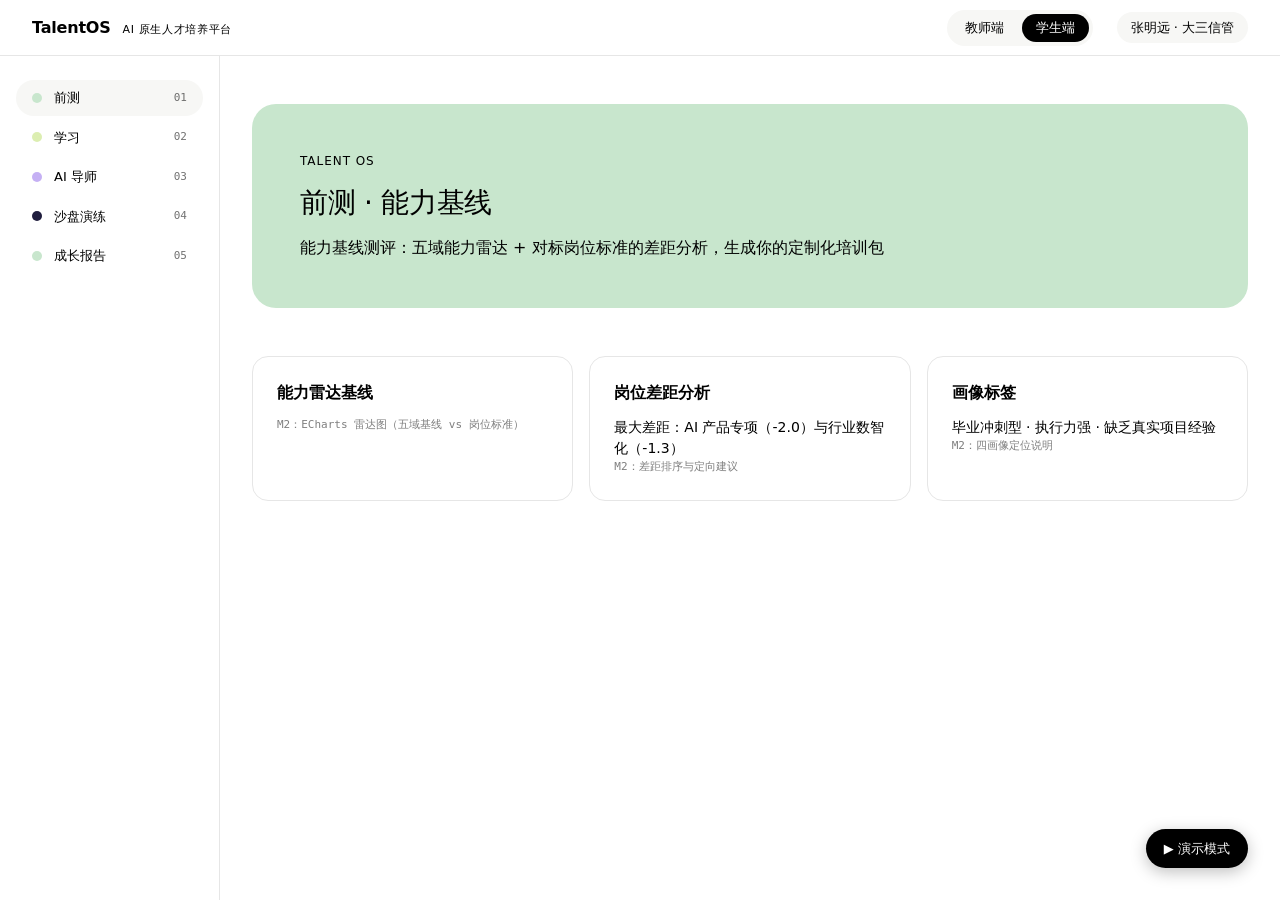
<file: index.html>
<!DOCTYPE html>
<html lang="zh-CN">
<head>
  <meta charset="UTF-8">
  <meta name="viewport" content="width=device-width, initial-scale=1.0">
  <title>TalentOS · AI 原生人才培养平台</title>
  <link rel="stylesheet" href="assets/css/tokens.css?v=2">
  <link rel="stylesheet" href="assets/css/app.css?v=2">
</head>
<body>
  <nav class="top-nav">
    <div class="logo">TalentOS<span class="sub">AI 原生人才培养平台</span></div>
    <div class="spacer"></div>
    <div class="mode-switch">
      <button id="mode-teacher" data-action="mode-teacher">教师端</button>
      <button id="mode-student" data-action="mode-student">学生端</button>
    </div>
    <div class="user-chip" id="user-chip">张明远 · 大三信管</div>
  </nav>

  <div class="layout">
    <aside class="sidebar" id="sidebar"></aside>
    <main class="content" id="view"></main>
  </div>

  <div class="demo-pill" title="张同学的故事线">▶ 演示模式</div>

  <script src="assets/js/data.js?v=2"></script>
  <script src="assets/js/router.js?v=2"></script>
  <script src="assets/js/app.js?v=2"></script>
</body>
</html>
</file>
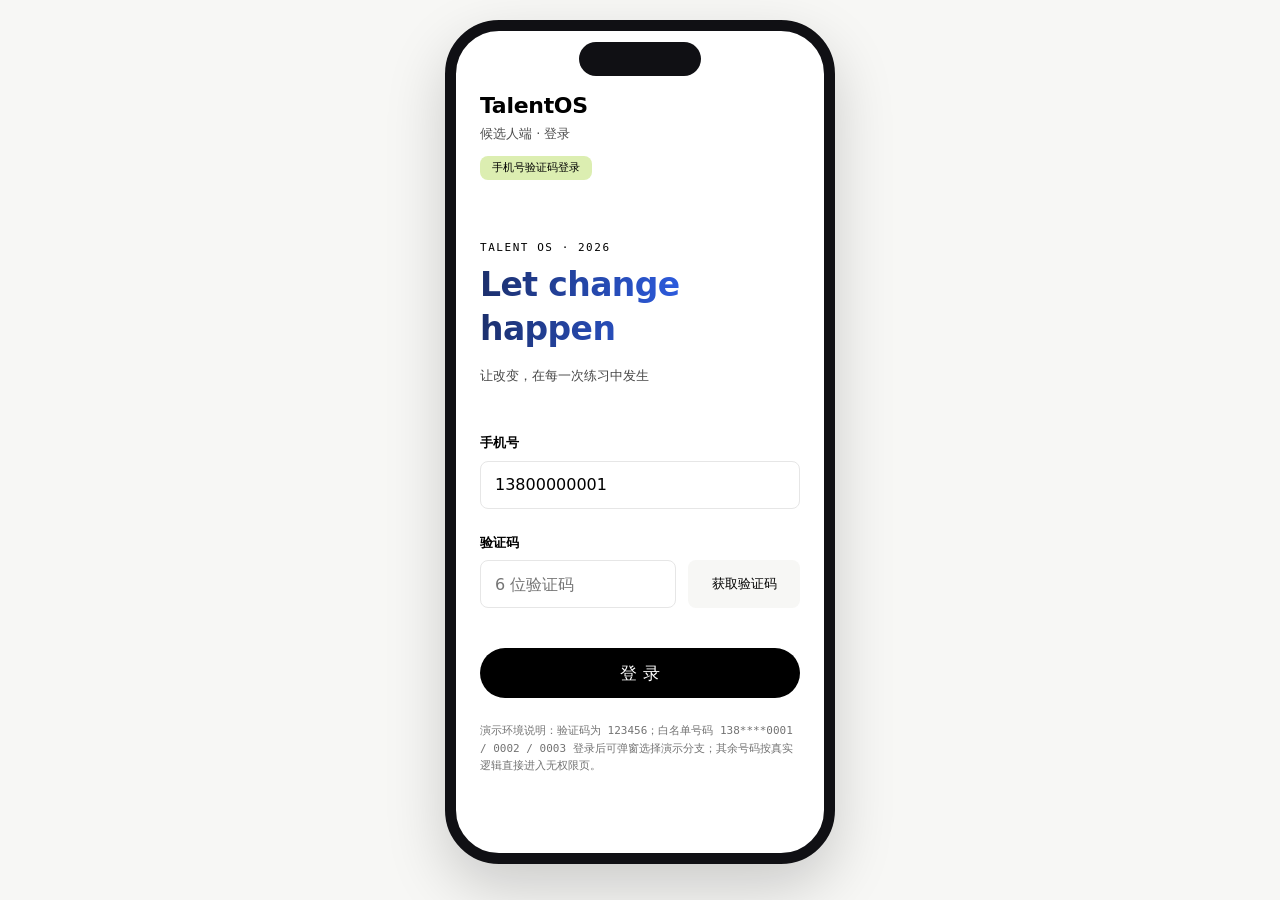
<file: m.html>
<!DOCTYPE html>
<html lang="zh-CN">
<head>
  <meta charset="UTF-8">
  <meta name="viewport" content="width=device-width, initial-scale=1.0, maximum-scale=1.0, user-scalable=no">
  <title>TalentOS · 候选人端</title>
  <link rel="stylesheet" href="assets/css/tokens.css?v=126">
  <link rel="stylesheet" href="assets/css/m.css?v=126">
</head>
<body>
  <div class="phone-wrap"><div id="app" class="m-app"></div></div>
  <script src="assets/vendor/echarts.min.js"></script>
  <script src="assets/js/data.js?v=126"></script>
  <script src="assets/js/m4.js?v=126"></script>
  <script src="assets/js/mobile.js?v=126"></script>
</body>
</html>
</file>
<file: assets/css/tokens.css>
/* ============================================================
   TalentOS 设计 token —— 全部源自根目录 DESIGN.md（Figma 语言提炼）
   规则：业务样式只允许引用本文件变量，禁止硬编码颜色/字号/间距
   ============================================================ */
:root {
  /* —— 单色核心 —— */
  --c-primary: #000000;
  --c-on-primary: #ffffff;
  --c-ink: #000000;
  --c-canvas: #ffffff;
  --c-inverse-canvas: #000000;
  --c-inverse-ink: #ffffff;
  --c-hairline: #e6e6e6;
  --c-hairline-soft: #f1f1f1;
  --c-surface-soft: #f7f7f5;
  --c-overlay-scrim: rgba(0, 0, 0, 0.6);
  --c-success: #1ea64a;
  --c-warning: #c46a1a;
  --c-error: #c4321a;

  /* —— pastel 身份色块（视图身份）—— */
  --c-block-lime: #dceeb1;   /* 学习首页：成长 */
  --c-block-lilac: #c5b0f4;  /* AI 导师：编排/引导 */
  --c-block-cream: #f4ecd6;  /* （备用）企业实务 */
  --c-block-mint: #c8e6cd;   /* 前测/成长报告：测评与成果，首尾呼应 */
  --c-block-pink: #efd4d4;   /* （备用） */
  --c-block-coral: #f3c9b6;  /* 通知横幅 */
  --c-block-navy: #1f1d3d;   /* 沙盘：全站唯一深色沉浸场景 */
  --c-accent-magenta: #ff3d8b; /* 唯一饱和色：真 AI 实时标记，一屏最多一次 */

  /* —— 数据可视化（pastel 加深版）—— */
  --c-chart-1: #1f1d3d;
  --c-chart-2: #7a5cc4;
  --c-chart-3: #5a8f62;
  --c-chart-4: #c46a4a;
  --c-chart-5: #b8548a;
  --c-chart-6: #8a7a4a;

  /* —— 字体 —— */
  --font-sans: Inter, "PingFang SC", "Microsoft YaHei", "Noto Sans SC", system-ui, sans-serif;
  --font-mono: "JetBrains Mono", "SF Mono", Consolas, monospace;

  /* 字号（pt 语义档）—— 应用刻度 */
  --fs-display: 48px;
  --fs-page-title: 28px;
  --fs-section-title: 20px;
  --fs-card-title: 16px;
  --fs-body-lg: 16px;
  --fs-body: 14px;
  --fs-body-sm: 13px;
  --fs-eyebrow: 12px;
  --fs-caption: 11px;

  /* 字重（只用七档） */
  --fw-320: 320; --fw-330: 330; --fw-340: 340; --fw-450: 450;
  --fw-480: 480; --fw-540: 540; --fw-700: 700;

  /* —— 间距（8px 基）—— */
  --sp-xxs: 4px; --sp-xs: 8px; --sp-sm: 12px; --sp-md: 16px;
  --sp-lg: 24px; --sp-xl: 32px; --sp-xxl: 48px; --sp-section: 48px;

  /* —— 圆角 —— */
  --r-xs: 2px; --r-sm: 6px; --r-md: 8px; --r-lg: 16px; --r-xl: 24px;
  --r-pill: 9999px; --r-full: 9999px;

  /* —— 布局 —— */
  --nav-height: 56px;
  --sidebar-width: 220px;
  --content-max: 1200px;
}
</file>
<file: assets/css/app.css>
/* ============================================================
   TalentOS 布局与组件 —— 依据 DESIGN.md（黑白打底/pastel 色块/药丸按钮/字重层级）
   ============================================================ */
* { box-sizing: border-box; margin: 0; padding: 0; }

html, body {
  font-family: var(--font-sans);
  font-size: var(--fs-body);
  color: var(--c-ink);
  background: var(--c-canvas);
  line-height: 1.5;
}

/* ---------- 顶部导航 ---------- */
.top-nav {
  height: var(--nav-height);
  display: flex; align-items: center; gap: var(--sp-lg);
  padding: 0 var(--sp-xl);
  border-bottom: 1px solid var(--c-hairline);
  position: sticky; top: 0; background: var(--c-canvas); z-index: 100;
}
.top-nav .logo {
  font-size: var(--fs-card-title); font-weight: var(--fw-700); letter-spacing: -0.2px;
}
.top-nav .logo .sub {
  font-size: var(--fs-caption); font-weight: var(--fw-330); color: var(--c-ink);
  margin-left: var(--sp-sm); letter-spacing: 0.06em;
}
.top-nav .spacer { flex: 1; }
.top-nav .user-chip {
  font-size: var(--fs-body-sm); font-weight: var(--fw-540);
  background: var(--c-surface-soft); border-radius: var(--r-pill);
  padding: 6px 14px;
}

/* ---------- 主体布局：侧栏 + 内容 ---------- */
.layout { display: flex; min-height: calc(100vh - var(--nav-height)); }
.sidebar {
  width: var(--sidebar-width); flex-shrink: 0;
  border-right: 1px solid var(--c-hairline);
  padding: var(--sp-lg) var(--sp-md);
  display: flex; flex-direction: column; gap: var(--sp-xxs);
}
.sidebar-item {
  display: flex; align-items: center; gap: var(--sp-sm);
  padding: 8px 16px; border-radius: var(--r-pill);
  font-size: var(--fs-body-sm); font-weight: var(--fw-330);
  color: var(--c-ink); text-decoration: none; cursor: pointer;
}
.sidebar-item:hover { background: var(--c-hairline-soft); }
.sidebar-item.active { background: var(--c-surface-soft); font-weight: var(--fw-540); }
.sidebar-item .dot {
  width: 10px; height: 10px; border-radius: var(--r-full); flex-shrink: 0;
}
.sidebar .step-no {
  font-family: var(--font-mono); font-size: var(--fs-caption);
  color: var(--c-ink); opacity: 0.55; margin-left: auto;
}
.content {
  flex: 1; max-width: var(--content-max);
  padding: var(--sp-section) var(--sp-xl);
}

/* ---------- 视图身份色块 hero ---------- */
.view-hero {
  border-radius: var(--r-xl);
  padding: var(--sp-xxl);
  margin-bottom: var(--sp-section);
}
.view-hero .eyebrow {
  font-size: var(--fs-eyebrow); letter-spacing: 0.08em;
  font-weight: var(--fw-500); margin-bottom: var(--sp-sm);
}
.view-hero h1 {
  font-size: var(--fs-page-title); font-weight: var(--fw-540);
  letter-spacing: -0.3px; margin-bottom: var(--sp-sm);
}
.view-hero p {
  font-size: var(--fs-body-lg); font-weight: var(--fw-330); max-width: 620px;
}

/* ---------- 按钮（药丸，全站无方角）---------- */
.btn {
  display: inline-flex; align-items: center; justify-content: center; gap: var(--sp-xs);
  border: none; border-radius: var(--r-pill); cursor: pointer;
  font-family: var(--font-sans); font-size: var(--fs-body);
  font-weight: var(--fw-480); line-height: 1.4;
  padding: 8px 20px; min-height: 36px; text-decoration: none;
}
.btn-primary { background: var(--c-primary); color: var(--c-on-primary); }
.btn-secondary { background: var(--c-canvas); color: var(--c-ink); }
.btn-tertiary { background: transparent; color: var(--c-ink); font-weight: var(--fw-480); padding: 8px 12px; }

/* ---------- 卡片 ---------- */
.card {
  background: var(--c-canvas);
  border: 1px solid var(--c-hairline);
  border-radius: var(--r-lg);
  padding: var(--sp-lg);
}
.card-soft {
  background: var(--c-surface-soft);
  border-radius: var(--r-md);
  padding: var(--sp-md);
}
.card-title {
  font-size: var(--fs-card-title); font-weight: var(--fw-700);
  margin-bottom: var(--sp-sm);
}
.section-title {
  font-size: var(--fs-section-title); font-weight: var(--fw-540);
  letter-spacing: -0.2px; margin-bottom: var(--sp-md);
}

/* ---------- 视图切换 tab（选中=主动作面）---------- */
.view-tabs { display: flex; gap: var(--sp-xs); margin-bottom: var(--sp-lg); }
.view-tab {
  border-radius: var(--r-pill); padding: 8px 18px; cursor: pointer;
  font-size: var(--fs-body); font-weight: var(--fw-480);
  background: var(--c-canvas); color: var(--c-ink); border: none;
}
.view-tab.selected { background: var(--c-primary); color: var(--c-on-primary); }

/* ---------- 对话组件（M2/M3 使用，M0 先占位）---------- */
.chat-wrap { display: flex; flex-direction: column; gap: var(--sp-md); max-width: 760px; }
.chat-bubble { padding: 12px 16px; font-size: var(--fs-body-lg); line-height: 1.5; max-width: 80%; }
.chat-bubble.user {
  background: var(--c-primary); color: var(--c-on-primary);
  border-radius: 16px 16px 4px 16px; align-self: flex-end;
}
.chat-bubble.agent {
  background: var(--c-surface-soft); color: var(--c-ink);
  border-radius: 16px 16px 16px 4px; align-self: flex-start;
}
.chat-bubble.dark {
  background: rgba(255, 255, 255, 0.08); color: var(--c-inverse-ink);
  border-radius: 16px 16px 16px 4px; align-self: flex-start;
}
.agent-chip {
  display: inline-block; font-size: var(--fs-eyebrow); font-weight: var(--fw-500);
  border-radius: var(--r-sm); padding: 4px 10px; margin-bottom: var(--sp-xs);
}

/* ---------- 标识 ---------- */
.badge-live {
  display: inline-block; background: var(--c-accent-magenta); color: #fff;
  font-family: var(--font-mono); font-size: var(--fs-caption);
  border-radius: var(--r-sm); padding: 2px 8px;
}
.mono { font-family: var(--font-mono); font-size: var(--fs-caption); letter-spacing: 0.06em; }

/* ---------- 演示模式悬浮药丸 ---------- */
.demo-pill {
  position: fixed; right: var(--sp-xl); bottom: var(--sp-xl);
  background: var(--c-primary); color: var(--c-on-primary);
  border-radius: var(--r-pill); padding: 10px 18px;
  font-size: var(--fs-body-sm); font-weight: var(--fw-480);
  box-shadow: 0 4px 16px rgba(0, 0, 0, 0.25); cursor: pointer; z-index: 200;
}

/* ---------- 通用 ---------- */
.grid { display: grid; gap: var(--sp-md); }
.grid-3 { grid-template-columns: repeat(3, 1fr); }
.grid-2 { grid-template-columns: repeat(2, 1fr); }
.grid-4 { grid-template-columns: repeat(4, 1fr); }
.placeholder-note {
  font-family: var(--font-mono); font-size: var(--fs-caption);
  color: var(--c-ink); opacity: 0.5;
}

/* ============ 教师端（管理后台）组件 ============ */

/* 双端切换 */
.mode-switch {
  display: flex; gap: 4px; background: var(--c-surface-soft);
  border-radius: var(--r-pill); padding: 4px;
}
.mode-switch button {
  border: none; background: transparent; cursor: pointer;
  font-family: var(--font-sans); font-size: var(--fs-body-sm); font-weight: var(--fw-480);
  padding: 5px 14px; border-radius: var(--r-pill); color: var(--c-ink);
}
.mode-switch button.selected { background: var(--c-primary); color: var(--c-on-primary); }

/* 页头 */
.page-head {
  display: flex; align-items: center; justify-content: space-between;
  gap: var(--sp-md); margin-bottom: var(--sp-lg);
}
.page-head h1 { font-size: var(--fs-page-title); font-weight: var(--fw-540); letter-spacing: -0.3px; }
.page-sub { font-size: var(--fs-body-sm); font-weight: var(--fw-330); opacity: 0.75; }

/* 统计块 */
.stat-row { margin-bottom: var(--sp-lg); }
.stat-tile { display: flex; flex-direction: column; gap: var(--sp-xxs); }
.stat-val { font-size: 28px; font-weight: var(--fw-700); font-family: var(--font-mono); }

/* 待办中心 */
.todo-item {
  display: flex; gap: var(--sp-sm); padding: var(--sp-sm) 0;
  border-bottom: 1px solid var(--c-hairline-soft); align-items: flex-start;
}
.todo-item:last-child { border-bottom: none; }
.todo-icon {
  flex-shrink: 0; width: 26px; height: 26px; border-radius: var(--r-full);
  background: var(--c-surface-soft); display: flex; align-items: center; justify-content: center;
  font-size: var(--fs-caption); font-weight: var(--fw-540);
}
.todo-item.high .todo-icon { background: var(--c-block-coral); }
.todo-item.mid .todo-icon { background: var(--c-block-cream); }

/* 能力热力图 */
.heat-row {
  display: flex; align-items: center; gap: var(--sp-sm);
  padding: 6px 0;
}
.heat-name { width: 90px; font-size: var(--fs-body-sm); flex-shrink: 0; }
.heat-track {
  flex: 1; height: 10px; background: var(--c-hairline-soft);
  border-radius: var(--r-full); position: relative; overflow: visible;
}
.heat-track.small { display: inline-block; width: 80px; vertical-align: middle; margin-right: var(--sp-xs); height: 6px; }
.heat-fill {
  height: 100%; border-radius: var(--r-full); background: var(--c-chart-2);
}
.heat-std {
  position: absolute; top: -3px; width: 2px; height: 16px;
  background: var(--c-ink); border-radius: 1px;
}
.heat-val { width: 30px; text-align: right; }

/* 动态流 */
.dyn-item { padding: 6px 0; font-size: var(--fs-body-sm); border-bottom: 1px solid var(--c-hairline-soft); }
.dyn-item:last-child { border-bottom: none; }

/* 项目卡片 */
.project-card { cursor: pointer; transition: box-shadow 0.15s; }
.project-card:hover { box-shadow: 0 4px 16px rgba(0,0,0,0.06); }
.project-head { display: flex; justify-content: space-between; align-items: flex-start; gap: var(--sp-sm); }
.project-meta { margin-top: var(--sp-sm); }
.status-chip {
  flex-shrink: 0; font-size: var(--fs-caption); font-weight: var(--fw-500);
  border-radius: var(--r-sm); padding: 3px 10px; white-space: nowrap;
}
.status-chip.running { background: var(--c-block-mint); }
.status-chip.done { background: var(--c-hairline-soft); }

/* 新建向导 */
.wizard-bar { display: flex; gap: var(--sp-xs); margin-bottom: var(--sp-lg); }
.wizard-step {
  flex: 1; text-align: center; padding: 10px 0; font-size: var(--fs-body-sm);
  background: var(--c-surface-soft); border-radius: var(--r-md); font-weight: var(--fw-330);
}
.wizard-step.on { background: var(--c-primary); color: var(--c-on-primary); font-weight: var(--fw-540); }
.wizard-step.past { background: var(--c-block-mint); }
.wizard-nav { display: flex; justify-content: flex-end; gap: var(--sp-sm); margin-top: var(--sp-lg); }

.form-row { margin-bottom: var(--sp-lg); }
.form-row label { display: block; font-size: var(--fs-body-sm); font-weight: var(--fw-540); margin-bottom: var(--sp-xs); }
.text-input {
  width: 100%; border: 1px solid var(--c-hairline); border-radius: var(--r-md);
  padding: 12px 14px; font-family: var(--font-sans); font-size: var(--fs-body);
}
.gen-box { text-align: center; padding: var(--sp-xxl) var(--sp-lg); }
.gen-box p { margin-bottom: var(--sp-md); }
.invite-code {
  display: inline-block; font-size: 20px; font-weight: var(--fw-700);
  background: var(--c-surface-soft); border-radius: var(--r-md); padding: 12px 24px;
  letter-spacing: 0.1em; margin: var(--sp-sm) 0;
}
.job-tag {
  display: inline-block; border: 1px solid var(--c-hairline); border-radius: var(--r-pill);
  padding: 6px 14px; font-size: var(--fs-body-sm); margin: 0 var(--sp-xs) var(--sp-xs) 0; cursor: pointer;
}
.job-tag.selected { background: var(--c-primary); color: var(--c-on-primary); border-color: var(--c-primary); }
.course-row { display: flex; gap: var(--sp-sm); cursor: pointer; }
.edited-tag { margin-left: auto; background: var(--c-block-cream); border-radius: var(--r-sm); padding: 1px 6px; font-size: 10px; }

/* 学员表格 */
.table { width: 100%; border-collapse: collapse; font-size: var(--fs-body-sm); }
.table th {
  text-align: left; font-size: var(--fs-caption); font-weight: var(--fw-500);
  padding: var(--sp-sm) var(--sp-md); border-bottom: 1px solid var(--c-hairline);
  background: var(--c-surface-soft);
}
.table td { padding: var(--sp-sm) var(--sp-md); border-bottom: 1px solid var(--c-hairline-soft); }
.risk-tag {
  background: var(--c-block-coral); border-radius: var(--r-sm);
  font-size: var(--fs-caption); padding: 2px 8px; white-space: nowrap;
}

/* 终审队列 */
.review-item {
  display: flex; justify-content: space-between; align-items: center; gap: var(--sp-md);
  padding: var(--sp-md) 0; border-bottom: 1px solid var(--c-hairline-soft);
}
.review-item:last-child { border-bottom: none; }
.review-acts { display: flex; gap: var(--sp-xs); flex-shrink: 0; }
.ai-score {
  background: var(--c-block-mint); border-radius: var(--r-sm);
  padding: 2px 8px; margin-left: var(--sp-xs);
}
</file>
<file: assets/css/m.css>
/* ============================================================
   TalentOS 移动端（候选人端 H5，文档表述为 APP）
   复用 tokens.css 变量；单列布局，PC 浏览器打开时居中呈手机宽
   ============================================================ */
* { box-sizing: border-box; margin: 0; padding: 0; }

body {
  font-family: var(--font-sans);
  font-size: 16px; /* 移动端基准字号上调 */
  color: var(--c-ink);
  background: var(--c-canvas);
  line-height: 1.5;
  -webkit-font-smoothing: antialiased;
}

.m-app {
  max-width: 420px;
  margin: 0 auto;
  min-height: 100vh;
  padding: var(--sp-xl) var(--sp-lg);
  display: flex; flex-direction: column;
}
/* 手机框为固定高度滚动容器时，禁止子元素被 flex 压缩（否则按钮/表单会被挤扁） */
.m-app > * { flex-shrink: 0; }

/* ---------- 手机边框（iPhone 14 标准：390×844，视口不够高时整体等比缩放，永不出现滚动条） ---------- */
@media (min-width: 480px) {
  body {
    background: var(--c-surface-soft);
    display: flex; justify-content: center; align-items: flex-start;
    padding: 20px 16px;
    overflow: hidden; /* 缩放方案下页面永不滚动 */
  }
  .phone-wrap {
    width: 412px; flex-shrink: 0;
    /* 高度由 JS 按缩放比设置（fitPhone） */
  }
  .m-app {
    width: 390px; max-width: 390px;
    height: 844px; /* 固定 iPhone14 标准高度，内容按标准布局 */
    min-height: 0; /* 覆盖基础样式 min-height:100vh（真机全屏用），否则固定高度失效 */
    overflow-y: auto; /* 内容超高时框内可滚（滚动条视觉隐藏，见下） */
    border: 11px solid #101014;
    border-radius: 54px;
    box-shadow: 0 24px 60px rgba(0, 0, 0, 0.18);
    position: relative;
    background: var(--c-canvas);
    padding-top: calc(var(--sp-xl) + 26px); /* 给灵动岛留位 */
    transform-origin: top center; /* 配合 JS 等比缩放 */
  }
  /* 灵动岛（Dynamic Island） */
  .m-app::before {
    content: "";
    position: absolute; top: 11px; left: 50%; transform: translateX(-50%);
    width: 122px; height: 34px;
    background: #101014; border-radius: 20px;
    z-index: 10;
  }
  /* 滚动条视觉隐藏（可滚但不见条） */
  .m-app::-webkit-scrollbar { width: 0; height: 0; }
  .m-app { scrollbar-width: none; }
}

/* ---------- 首页 Hero 动效（参考 awesome-design 官网：大字逐字浮现） ---------- */
.m-hero {
  margin: var(--sp-sm) 0 var(--sp-xxl);
  min-height: 118px;
}
.hero-eyebrow {
  font-family: var(--font-mono);
  font-size: var(--fs-caption); letter-spacing: 0.14em;
  opacity: 0; animation: fadeUp 0.5s ease 0.15s forwards;
}
.hero-line {
  font-size: 33px; font-weight: 700;
  letter-spacing: -0.6px;
  line-height: 1.35; /* 行盒须容纳字形下伸部分(descender)，否则被 clip-path 裁掉底部 */
  margin: 6px 0 14px;
  /* 品牌蓝渐变字（用户指定，已在 DESIGN.md 登记为例外）。
     注意：字母必须是纯文本节点（无 transform/opacity 动画的子元素），
     否则子元素合成层会打断 background-clip:text，文字会变白不可见 */
  background: linear-gradient(93deg, #1c2f6b 0%, #2e5fe8 68%, #4f83f0 100%);
  -webkit-background-clip: text; background-clip: text;
  color: transparent; -webkit-text-fill-color: transparent;
  clip-path: inset(0 100% 0 0);
  animation: heroWipe 0.9s cubic-bezier(0.2, 0.7, 0.3, 1) 0.35s forwards;
}
@keyframes heroWipe { to { clip-path: inset(0 0 0 0); } }
/* 渐变裁剪不支持时的兜底：纯色蓝 */
@supports not ((-webkit-background-clip: text) or (background-clip: text)) {
  .hero-line { background: none; color: #2e5fe8; -webkit-text-fill-color: #2e5fe8; animation: none; clip-path: none; }
}
.hero-sub {
  font-size: 13px; font-weight: var(--fw-330);
  opacity: 0; animation: fadeSub 0.6s ease 1.5s forwards;
}
@keyframes fadeUp { to { opacity: 1; transform: none; } }
@keyframes fadeSub { to { opacity: 0.72; } }

/* ---------- 品牌头 ---------- */
.m-brand { margin-bottom: var(--sp-xxl); }
.m-brand .logo { font-size: 22px; font-weight: var(--fw-700); letter-spacing: -0.3px; }
.m-brand .sub {
  font-size: var(--fs-body-sm); font-weight: var(--fw-330);
  opacity: 0.7; margin-top: 2px;
}
.m-brand .identity {
  display: inline-block; margin-top: var(--sp-sm);
  background: var(--c-block-lime); border-radius: var(--r-md);
  padding: 4px 12px; font-size: var(--fs-caption); font-weight: var(--fw-500);
}

/* ---------- 表单 ---------- */
.m-field { margin-bottom: var(--sp-lg); }
.m-field label { display: block; font-size: var(--fs-body-sm); font-weight: var(--fw-700); margin-bottom: var(--sp-xs); }
.m-input {
  width: 100%; height: 48px;
  border: 1px solid var(--c-hairline); border-radius: var(--r-md);
  padding: 0 14px; font-size: 16px; font-family: var(--font-sans);
  background: var(--c-canvas); color: var(--c-ink);
}
.m-input:focus { outline: 2px solid var(--c-ink); outline-offset: -1px; }
.m-code-row { display: flex; gap: var(--sp-sm); }
.m-code-row .m-input { flex: 1; }
.m-btn-code {
  flex-shrink: 0; min-width: 112px; height: 48px;
  border: none; border-radius: var(--r-md);
  background: var(--c-surface-soft); color: var(--c-ink);
  font-size: var(--fs-body-sm); font-weight: var(--fw-480);
  font-family: var(--font-sans); cursor: pointer;
}
.m-btn-primary {
  width: 100%; height: 50px;
  border: none; border-radius: var(--r-pill);
  background: var(--c-primary); color: var(--c-on-primary);
  font-size: 17px; font-weight: var(--fw-480); font-family: var(--font-sans);
  cursor: pointer; margin-top: var(--sp-md);
}

/* ---------- 弹窗内分支选择（演示外挂，随二次弹窗出现） ---------- */
.branch-opts { display: flex; flex-direction: column; gap: var(--sp-xs); margin: var(--sp-md) 0; }
.branch-opt {
  display: flex; align-items: center; gap: var(--sp-sm);
  border: 1px solid var(--c-hairline); border-radius: var(--r-md);
  padding: 11px 14px; font-size: 15px; cursor: pointer;
}
.branch-opt.selected { border-color: var(--c-ink); background: var(--c-surface-soft); font-weight: var(--fw-540); }
.branch-opt .radio {
  width: 16px; height: 16px; border-radius: var(--r-full);
  border: 2px solid var(--c-hairline); flex-shrink: 0;
}
.branch-opt.selected .radio { border-color: var(--c-ink); background: var(--c-ink); box-shadow: inset 0 0 0 3px var(--c-canvas); }
.red-note {
  display: block;
  color: var(--c-error); font-size: var(--fs-body-sm); font-weight: var(--fw-540);
  margin-top: var(--sp-sm); line-height: 1.4;
}

/* ---------- 小号返回按钮（替代整宽大按钮） ---------- */
.m-btn-back {
  display: block; margin: var(--sp-xl) auto 0;
  padding: 8px 28px; height: auto;
  border: 1px solid var(--c-hairline); border-radius: var(--r-pill);
  background: var(--c-canvas); color: var(--c-ink);
  font-size: var(--fs-body-sm); font-weight: var(--fw-480);
  font-family: var(--font-sans); cursor: pointer;
}

.m-hint {
  font-family: var(--font-mono); font-size: var(--fs-caption);
  opacity: 0.55; margin-top: var(--sp-lg); line-height: 1.6;
}

/* ---------- 二次弹窗 ---------- */
.m-mask {
  position: fixed; inset: 0;
  background: var(--c-overlay-scrim);
  display: flex; align-items: center; justify-content: center;
  padding: var(--sp-lg); z-index: 300;
}
.m-modal {
  width: 100%; max-width: 360px;
  background: var(--c-canvas); border-radius: var(--r-lg);
  padding: var(--sp-xl);
}
.m-modal h3 { font-size: 18px; font-weight: var(--fw-700); margin-bottom: var(--sp-sm); }
.m-modal .real-logic {
  font-size: var(--fs-body-sm); background: var(--c-surface-soft);
  border-radius: var(--r-md); padding: 10px 12px; margin: var(--sp-md) 0;
  line-height: 1.5;
}
.m-modal .acts { display: flex; gap: var(--sp-sm); margin-top: var(--sp-lg); }
.m-modal .acts .m-btn-primary { flex: 1; margin-top: 0; height: 44px; font-size: 15px; }
.m-btn-ghost {
  flex: 1; height: 44px; border: none; border-radius: var(--r-pill);
  background: var(--c-canvas); color: var(--c-ink);
  border: 1px solid var(--c-hairline);
  font-size: 15px; font-weight: var(--fw-480); font-family: var(--font-sans); cursor: pointer;
}

/* ---------- 成功页 / 无权限页（内容顶对齐，不再垂直居中） ---------- */
.m-center {
  flex: 1; display: flex; flex-direction: column;
  justify-content: flex-start;
  padding-top: clamp(32px, 9vh, 88px);
}
.m-ok-circle {
  width: 72px; height: 72px; border-radius: var(--r-full);
  background: var(--c-block-mint);
  display: flex; align-items: center; justify-content: center;
  font-size: 32px; margin-bottom: var(--sp-lg);
}
.m-block-banner {
  border-radius: var(--r-lg); padding: var(--sp-lg);
  margin-bottom: var(--sp-lg);
}
.m-block-banner.coral { background: var(--c-block-coral); }
.m-block-banner.cream { background: var(--c-block-cream); }
.m-block-banner h2 { font-size: 19px; font-weight: var(--fw-700); margin-bottom: var(--sp-xs); }
.m-block-banner p { font-size: var(--fs-body-sm); line-height: 1.5; }

/* 记录卡片 */
.record-card {
  border: 1px solid var(--c-hairline); border-radius: var(--r-lg);
  padding: var(--sp-md); margin-top: var(--sp-md);
}
.record-row {
  display: flex; justify-content: space-between; gap: var(--sp-sm);
  padding: 8px 0; border-bottom: 1px solid var(--c-hairline-soft);
  font-size: var(--fs-body-sm);
}
.record-row:last-child { border-bottom: none; }
.record-row .k { opacity: 0.6; }
.record-row .v { font-weight: var(--fw-480); text-align: right; }
.record-note {
  font-family: var(--font-mono); font-size: var(--fs-caption); opacity: 0.55; margin-top: var(--sp-sm);
}

/* toast */
.m-toast {
  position: fixed; left: 50%; bottom: 64px; transform: translateX(-50%);
  background: var(--c-primary); color: var(--c-on-primary);
  border-radius: var(--r-pill); padding: 10px 20px;
  font-size: var(--fs-body-sm); font-weight: var(--fw-480);
  z-index: 400; max-width: 86%; text-align: center;
}
.m-toast.error { background: var(--c-error); }

/* ============ M3 · 能力初聊（对话页） ============ */
.chat-page {
  display: flex; flex-direction: column;
  flex: 1; min-height: 0;
  margin: calc(-1 * var(--sp-xl)) calc(-1 * var(--sp-lg)); /* 抵消 .m-app 内边距，全幅 */
}
.chat-head {
  display: flex; justify-content: space-between; align-items: center;
  padding: var(--sp-md) var(--sp-lg);
  border-bottom: 1px solid var(--c-hairline);
  background: var(--c-canvas);
}
.chat-end-btn {
  border: 1px solid var(--c-hairline); border-radius: var(--r-pill);
  background: var(--c-canvas); color: var(--c-ink);
  font-size: var(--fs-caption); font-weight: var(--fw-540);
  padding: 6px 14px; cursor: pointer; font-family: var(--font-sans);
}
.chat-body {
  flex: 1; overflow-y: auto; padding: var(--sp-lg);
  display: flex; flex-direction: column; gap: var(--sp-md);
  background: rgba(247, 247, 245, 0.4);
}
.chat-msg { display: flex; flex-direction: column; max-width: 86%; }
.chat-msg.user { align-self: flex-end; align-items: flex-end; }
.chat-msg.agent { align-self: flex-start; }
.chat-bubble {
  padding: 10px 14px; font-size: 15px; line-height: 1.6;
  border-radius: 18px; white-space: pre-wrap; word-break: break-word;
}
.chat-bubble.m { background: var(--c-primary); color: var(--c-on-primary); border-radius: 18px 18px 4px 18px; }
.chat-bubble.a { background: var(--c-canvas); color: var(--c-ink); border-radius: 18px 18px 18px 4px; box-shadow: 0 1px 3px rgba(0,0,0,.06); margin-top: 4px; }
.chat-bubble.typing { display: flex; gap: 5px; padding: 14px 16px; }
.chat-bubble.typing span {
  width: 7px; height: 7px; border-radius: 50%; background: var(--c-ink); opacity: .4;
  animation: typingDot 1s infinite ease-in-out;
}
.chat-bubble.typing span:nth-child(2) { animation-delay: .18s; }
.chat-bubble.typing span:nth-child(3) { animation-delay: .36s; }
@keyframes typingDot { 50% { opacity: .9; transform: translateY(-3px); } }
.chat-input-bar {
  padding: var(--sp-sm) var(--sp-md);
  border-top: 1px solid var(--c-hairline); background: var(--c-canvas);
}
.kb-mode, .voice-mode { display: flex; gap: var(--sp-sm); align-items: center; width: 100%; }
.ib-icon {
  width: 38px; height: 38px; flex-shrink: 0;
  border: 1px solid var(--c-hairline); border-radius: var(--r-full);
  background: var(--c-surface-soft); color: var(--c-ink);
  display: flex; align-items: center; justify-content: center; cursor: pointer;
}
.demo-note {
  padding: 6px var(--sp-lg);
  background: var(--c-block-cream);
  font-size: var(--fs-caption); color: var(--c-ink); opacity: .85;
  line-height: 1.5; border-bottom: 1px solid var(--c-hairline-soft);
}
.hold-to-talk {
  flex: 1; min-width: 0; height: 40px;
  border-radius: var(--r-md);
  background: var(--c-surface-soft);
  display: flex; align-items: center; justify-content: center;
  font-size: 14px; font-weight: var(--fw-540); color: var(--c-ink);
  user-select: none; -webkit-user-select: none; touch-action: none; cursor: pointer;
}
.hold-to-talk.rec {
  background: var(--c-primary); color: var(--c-on-primary);
  animation: voicePulse 1s infinite;
}
@keyframes voicePulse { 50% { opacity: .65; } }
.chat-input {
  flex: 1; height: 42px; border: 1px solid var(--c-hairline); border-radius: var(--r-pill);
  padding: 0 16px; font-size: 15px; font-family: var(--font-sans); background: var(--c-surface-soft);
}
.chat-input:focus { outline: 2px solid var(--c-ink); outline-offset: -1px; }
.chat-send {
  flex-shrink: 0; height: 40px; padding: 0 16px; border: none; border-radius: var(--r-pill);
  background: var(--c-primary); color: var(--c-on-primary);
  font-size: 15px; font-weight: var(--fw-480); font-family: var(--font-sans); cursor: pointer;
}

/* ============ M3 · 成长报告页 ============ */
.report-page { padding-bottom: var(--sp-xl); }
.sec-tag {
  display: flex; align-items: baseline; gap: var(--sp-sm);
  font-size: 14px; font-weight: var(--fw-700);
  margin: var(--sp-lg) 0 var(--sp-sm);
  padding-left: 10px; border-left: 4px solid var(--c-ink);
}
.sec-tag span { font-size: 11px; font-weight: var(--fw-400); opacity: .55; }
.sec-tag.st-soft { border-color: #7a5cc4; }
.sec-tag.st-hard { border-color: #2e5fe8; }
.dim-row.pending .dim-name { opacity: .55; }
/* 百分位条与等级（30/70 分档） */
.grade { font-size: 11px; font-weight: var(--fw-700); border-radius: var(--r-sm); padding: 2px 8px; }
.grade.g-low { background: var(--c-block-coral); }
.grade.g-mid { background: var(--c-block-cream); }
.grade.g-high { background: var(--c-block-mint); }
.pct-bar {
  position: relative; height: 12px; margin: 8px 0 2px;
  background: var(--c-hairline-soft); border-radius: var(--r-full);
}
.pct-fill { height: 100%; border-radius: var(--r-full); }
.pct-fill.g-low { background: var(--c-chart-4); }
.pct-fill.g-mid { background: #c9a96a; }
.pct-fill.g-high { background: var(--c-chart-3); }
.pct-mark {
  position: absolute; top: -2px; width: 2px; height: 16px;
  background: var(--c-ink); opacity: .35; border-radius: 1px;
}
.pct-axis {
  position: relative; height: 12px; font-size: 9px; opacity: .4; margin-bottom: 4px;
}
.pct-axis span { position: absolute; transform: translateX(-50%); }
.pct-axis span:nth-child(1) { left: 0; transform: none; }
.pct-axis span:nth-child(2) { left: 30%; }
.pct-axis span:nth-child(3) { left: 70%; }
.pct-axis span:nth-child(4) { left: 100%; transform: translateX(-100%); }

.report-block.guide p { font-size: 13px; line-height: 1.7; margin-bottom: 8px; opacity: .85; }
.report-head { margin-bottom: var(--sp-lg); }
.report-head h2 { font-size: 22px; font-weight: var(--fw-700); letter-spacing: -0.3px; margin: 4px 0 2px; }
.report-block {
  background: var(--c-canvas); border: 1px solid var(--c-hairline);
  border-radius: var(--r-lg); padding: var(--sp-md);
  margin-bottom: var(--sp-md);
}
.profile-card { background: var(--c-block-lime); border: none; }
.hl-card, .im-card {
  padding: var(--sp-sm) 0; border-bottom: 1px solid var(--c-hairline-soft);
}
.hl-card:last-child, .im-card:last-child { border-bottom: none; padding-bottom: 0; }
.hl-name { font-weight: var(--fw-700); font-size: 15px; margin-bottom: 4px; }
.hl-id {
  font-size: 10px; background: var(--c-surface-soft); border-radius: var(--r-sm);
  padding: 1px 6px; margin-left: 6px; color: var(--c-ink); opacity: .7;
}
.hl-card p, .im-card p { font-size: 13px; opacity: .8; line-height: 1.6; }
.hl-evidence {
  font-size: 12px; opacity: .6; border-left: 3px solid var(--c-block-mint);
  padding-left: 8px; margin-top: 4px; line-height: 1.5;
}
.dim-row { padding: var(--sp-sm) 0; border-bottom: 1px solid var(--c-hairline-soft); }
.dim-row:last-child { border-bottom: none; }
.dim-line1 { display: flex; align-items: center; gap: var(--sp-sm); }
.dim-name { font-weight: var(--fw-540); font-size: 14px; flex: 1; }
.conf { font-size: 10px; border-radius: var(--r-sm); padding: 2px 8px; }
.conf.high { background: var(--c-block-mint); }
.conf.mid { background: var(--c-block-cream); }
.conf.low { background: var(--c-block-coral); opacity: .85; }

/* ============ M4 · 培训包与课程学习 ============ */
.mentor-badge {
  width: 132px; height: 132px; border-radius: var(--r-full);
  background: var(--c-block-mint);
  display: flex; align-items: center; justify-content: center;
  color: var(--c-ink);
}
.learn-page { padding-bottom: var(--sp-xl); }
.learn-head { display: flex; justify-content: space-between; align-items: center; margin-bottom: var(--sp-md); }
.progress-ring {
  --p: 0; width: 64px; height: 64px; border-radius: 50%;
  background: conic-gradient(var(--c-ink) calc(var(--p) * 1%), var(--c-hairline-soft) 0);
  display: flex; align-items: center; justify-content: center; flex-shrink: 0;
}
.progress-ring::before {
  content: ""; position: absolute; width: 50px; height: 50px; border-radius: 50%;
  background: var(--c-canvas); transform: translate(0, 0);
}
.progress-ring { position: relative; }
.progress-ring span { position: relative; font-size: 13px; font-weight: var(--fw-700); font-family: var(--font-mono); }
.course-card {
  display: flex; align-items: center; gap: var(--sp-sm);
  background: var(--c-canvas); border: 1px solid var(--c-hairline); border-radius: var(--r-lg);
  padding: var(--sp-md); margin-bottom: var(--sp-sm); cursor: pointer;
}
.course-card:active { background: var(--c-surface-soft); }
.course-card.locked { opacity: .75; cursor: default; }
.course-ic {
  width: 38px; height: 38px; border-radius: var(--r-md); flex-shrink: 0;
  background: var(--c-surface-soft); color: var(--c-ink);
  display: flex; align-items: center; justify-content: center;
}
.course-ic.lock { background: var(--c-hairline-soft); }
.course-mid { flex: 1; min-width: 0; }
.course-name { font-size: 14px; font-weight: var(--fw-700); }
.course-goal { font-size: 12px; opacity: .7; margin: 2px 0; }
.course-cap { font-size: 10px; opacity: .5; letter-spacing: .04em; }
.course-progress { display: flex; flex-direction: column; align-items: flex-end; gap: 4px; flex-shrink: 0; }
.video-ph {
  height: 200px; border-radius: var(--r-lg); background: #101014;
  display: flex; flex-direction: column; align-items: center; justify-content: center; gap: 10px;
  color: rgba(255,255,255,.8);
}
.chapter-row {
  display: flex; align-items: center; gap: var(--sp-sm);
  padding: 10px 0; border-bottom: 1px solid var(--c-hairline-soft);
  font-size: 13px; cursor: pointer;
}
.chapter-row:last-child { border-bottom: none; }
.chapter-row.done { opacity: .55; text-decoration: line-through; }
.chapter-check {
  width: 20px; height: 20px; border-radius: var(--r-full); flex-shrink: 0;
  border: 1.5px solid var(--c-ink); font-size: 12px; line-height: 1;
  display: flex; align-items: center; justify-content: center;
}
.chapter-row.done .chapter-check { background: var(--c-block-mint); border-color: var(--c-ink); }
.quiz-start {
  width: 100%; height: 44px; border: none; border-radius: var(--r-pill);
  background: var(--c-primary); color: #fff; font-size: 15px; font-weight: 480;
  font-family: var(--font-sans); cursor: pointer;
}
.quiz-q { font-size: 14px; font-weight: var(--fw-700); margin-bottom: 10px; line-height: 1.5; }
.quiz-opt {
  display: block; width: 100%; text-align: left; margin-bottom: 8px;
  border: 1px solid var(--c-hairline); border-radius: var(--r-md);
  background: var(--c-canvas); padding: 11px 14px;
  font-size: 13px; font-family: var(--font-sans); cursor: pointer; color: var(--c-ink);
}
.quiz-opt.right { border-color: var(--c-ink); background: var(--c-block-mint); font-weight: var(--fw-700); }
.quiz-opt.wrong { border-color: var(--c-error); background: rgba(196,50,26,.06); }
.quiz-why {
  font-size: 13px; line-height: 1.7; background: var(--c-surface-soft);
  border-radius: var(--r-md); padding: 12px 14px; margin-top: 8px;
}
.quiz-done {
  text-align: center; font-size: 13px; font-weight: var(--fw-540);
  background: var(--c-block-mint); border-radius: var(--r-md); padding: 14px;
}

/* ============ M4 v2 · 工位与串联学习 ============ */
/* 工位图片场景：热区叠加 */
.station-scene {
  position: relative; border-radius: var(--r-lg); overflow: hidden;
  border: 1px solid var(--c-hairline);
}
.station-scene img { display: block; width: 100%; }
.scene-zone {
  position: absolute; cursor: pointer;
  border-radius: var(--r-md);
}
.scene-zone:active { background: rgba(0,0,0,.06); }
.pulse-dot {
  position: absolute; width: 14px; height: 14px; margin: -7px 0 0 -7px;
  border-radius: 50%; background: rgba(255,255,255,.9);
  box-shadow: 0 0 0 3px rgba(0,0,0,.55);
}
.pulse-dot::after {
  content: ""; position: absolute; inset: -3px; border-radius: 50%;
  border: 2px solid rgba(0,0,0,.55);
  animation: pulseRing 1.8s ease-out infinite;
}
@keyframes pulseRing {
  0% { transform: scale(.6); opacity: 1; }
  100% { transform: scale(2.6); opacity: 0; }
}
.scene-say {
  position: absolute; width: 56%;
  font-size: 11px; line-height: 1.55;
  background: rgba(255,255,255,.94); border: 1px solid var(--c-hairline);
  border-radius: 12px 12px 12px 2px;
  padding: 8px 10px; pointer-events: none;
  box-shadow: 0 2px 10px rgba(0,0,0,.12);
}
.scene-say b { font-size: 11px; }
.scene-say.pop { animation: sayPop .3s ease; }
.you-tag {
  position: absolute; transform: translate(-50%, -100%);
  background: var(--c-primary); color: #fff;
  font-size: 11px; font-weight: var(--fw-700);
  border-radius: var(--r-sm); padding: 3px 10px;
  cursor: pointer; z-index: 5;
}
.you-tag::after {
  content: ""; position: absolute; left: 50%; bottom: -4px; transform: translateX(-50%);
  border: 4px solid transparent; border-top-color: var(--c-primary); border-bottom: none;
}
.mentor-card {
  flex: 1; display: flex; flex-direction: column; align-items: center;
  padding: var(--sp-md) var(--sp-xs); border-radius: var(--r-lg);
  cursor: pointer; position: relative; text-align: center;
}
.mentor-card:active { background: rgba(0,0,0,.04); }
.mentor-art {
  width: 84px; height: 84px; border-radius: var(--r-full);
  display: flex; align-items: center; justify-content: center;
  color: var(--c-ink);
  animation: mentorFloat 3s ease-in-out infinite;
}
.mentor-card:nth-child(1) .mentor-art { background: var(--c-block-mint); animation-delay: 0s; }
.mentor-card:nth-child(2) .mentor-art { background: var(--c-block-lilac); animation-delay: .6s; }
.mentor-card:nth-child(3) .mentor-art { background: var(--c-block-coral); animation-delay: 1.2s; }
@keyframes mentorFloat { 50% { transform: translateY(-6px); } }
.mentor-role { font-size: 13px; font-weight: var(--fw-700); margin-top: 8px; }
.mentor-tag { font-size: 10px; opacity: .55; margin-top: 2px; }
.say-bubble {
  font-size: 11px; line-height: 1.5; background: rgba(255,255,255,.92);
  border: 1px solid var(--c-hairline); border-radius: 10px 10px 10px 2px;
  padding: 6px 8px; margin-bottom: 8px; min-height: 44px;
  display: flex; align-items: center; width: 100%;
}
.say-bubble.pop { animation: sayPop .3s ease; }
@keyframes sayPop { 0% { transform: scale(.92); opacity: .4; } }
.lesson-head {
  font-size: var(--fs-caption); opacity: .55; letter-spacing: .1em;
  margin-bottom: var(--sp-sm);
}
.video-ph.tall { height: 220px; }
.course-card.clickable:active { background: var(--c-surface-soft); }

/* ============ 像素办公室工位（素材：Star Office UI，演示用途） ============ */
.px-scene {
  position: relative; overflow: hidden;
  margin: 0 calc(-1 * var(--sp-lg)); /* 全幅出血，吃满手机框宽度 */
  aspect-ratio: 4 / 5;               /* 占屏约六成高的场景画布 */
  border-top: 2px solid #1a1a2e; border-bottom: 2px solid #1a1a2e;
  image-rendering: pixelated;
}
/* 变焦裁切：背景放大 2.3 倍取中段，人物更醒目 */
.px-bg {
  position: absolute; width: 230%;
  left: 50%; top: 50%;
  transform: translate(-50%, -50%);
}
.px-char { position: absolute; transform: translate(-50%, -100%); pointer-events: none; }
.px-sprite {
  width: 76px; height: 76px;
  background-size: 152px 76px;
  background-repeat: no-repeat;
  image-rendering: pixelated;
  animation: pxStep 0.9s steps(2) infinite;
  filter: drop-shadow(2px 3px 0 rgba(26,26,46,.35));
}
@keyframes pxStep { to { background-position-x: -76px; } }
.px-sprite.mentor-course   { background-image: url("../img/office/mentor-course.webp"); }
.px-sprite.mentor-work     { background-image: url("../img/office/mentor-work.webp"); }
.px-sprite.mentor-elective { background-image: url("../img/office/mentor-elective.webp"); }
.px-sprite.me              { background-image: url("../img/office/me.webp"); }
.px-say {
  border: 2px solid #1a1a2e; border-radius: 6px;
  box-shadow: 2px 2px 0 #1a1a2e;
  font-size: 11px; line-height: 1.5;
}
.px-say.say-left { border-radius: 6px; text-align: left; }
.me-tag {
  position: absolute; left: 50%; top: -8px; transform: translate(-50%, -100%);
  background: #1a1a2e; color: #fff; font-size: 10px; font-weight: 700;
  padding: 2px 8px; border-radius: 4px; white-space: nowrap;
}
/* ============ 像素工位（场景头图+卡片列表） ============ */
.px-hero {
  position: relative; overflow: hidden;
  margin: 0 calc(-1 * var(--sp-lg));
  border-bottom: 2px solid #1a1a2e;
  image-rendering: pixelated;
}
.px-hero img { display: block; width: 100%; }
.px-avatar {
  width: 56px; height: 56px; flex-shrink: 0;
  display: flex; align-items: center; justify-content: center;
}
.px-sprite {
  width: 52px; height: 52px;
  background-size: 104px 52px;
  background-repeat: no-repeat;
  image-rendering: pixelated;
  animation: pxStep 0.9s steps(2) infinite;
}
@keyframes pxStep { to { background-position-x: -52px; } }
.px-sprite.mentor-course   { background-image: url("../img/office/mentor-course.webp"); }
.px-sprite.mentor-work     { background-image: url("../img/office/mentor-work.webp"); }
.px-sprite.mentor-elective { background-image: url("../img/office/mentor-elective.webp"); }
.px-sprite.me              { background-image: url("../img/office/me.webp"); }
.you-tag {
  position: absolute; transform: translate(-50%, -100%);
  background: #1a1a2e; color: #fff;
  font-size: 11px; font-weight: 700;
  border-radius: 4px; padding: 2px 8px;
  cursor: pointer; z-index: 5;
}
.mentor-row {
  display: flex; align-items: center; gap: var(--sp-md);
  background: var(--c-canvas); border: 1px solid var(--c-hairline);
  border-radius: var(--r-lg); padding: var(--sp-md);
  margin-bottom: var(--sp-sm); cursor: pointer;
}
.mentor-row:active { background: var(--c-surface-soft); }
.mentor-info { flex: 1; min-width: 0; }
.mentor-name { font-size: 15px; font-weight: var(--fw-700); }
.mentor-desc { font-size: 10px; opacity: .5; margin: 2px 0 4px; }
.mentor-say {
  font-size: 12px; opacity: .7; line-height: 1.5;
  overflow: hidden; text-overflow: ellipsis; white-space: nowrap;
}
.mentor-arrow { font-size: 18px; opacity: .3; flex-shrink: 0; }

/* ============ 工位（办公室图片+热区） ============ */
.office-scene {
  position: relative; overflow: hidden;
  margin: 0 calc(-1 * var(--sp-lg));
  border-radius: 0 0 var(--r-lg) var(--r-lg);
  border: 2px solid var(--c-hairline); border-top: none;
}
.office-scene img { display: block; width: 100%; }
.scene-zone {
  position: absolute; cursor: pointer; border-radius: var(--r-md);
}
.scene-zone:active { background: rgba(0,0,0,.06); }
.pulse-dot {
  position: absolute; width: 16px; height: 16px; margin: -8px 0 0 -8px;
  border-radius: 50%; background: rgba(255,255,255,.92);
  box-shadow: 0 0 0 3px rgba(0,0,0,.5); z-index: 2;
}
.pulse-dot::after {
  content: ""; position: absolute; inset: -3px; border-radius: 50%;
  border: 2px solid rgba(0,0,0,.5);
  animation: pulseRing 1.8s ease-out infinite;
}
@keyframes pulseRing {
  0% { transform: scale(.6); opacity: 1; }
  100% { transform: scale(2.4); opacity: 0; }
}
.scene-say {
  position: absolute; width: 170px;
  font-size: 11px; line-height: 1.55;
  background: rgba(255,255,255,.93); border: 1px solid var(--c-hairline);
  border-radius: 10px 10px 10px 2px;
  padding: 7px 9px; pointer-events: none;
  box-shadow: 0 2px 8px rgba(0,0,0,.12);
  z-index: 3;
}
.scene-say b { font-size: 11px; }
.scene-say.pop { animation: sayPop .3s ease; }
@keyframes sayPop { 0% { transform: scale(.92); opacity: .4; } }
.you-tag {
  position: absolute; transform: translate(-50%, -100%);
  background: var(--c-primary); color: #fff;
  font-size: 11px; font-weight: 700;
  border-radius: var(--r-sm); padding: 3px 10px;
  cursor: pointer; z-index: 5;
}
.you-tag::after {
  content: ""; position: absolute; left: 50%; bottom: -4px; transform: translateX(-50%);
  border: 4px solid transparent; border-top-color: var(--c-primary); border-bottom: none;
}

/* 子分类标签 */
.sub-tag {
  font-size: 13px; font-weight: var(--fw-700);
  margin: var(--sp-sm) 0 var(--sp-xs);
  padding-left: 8px; border-left: 3px solid var(--c-ink);
}
.sub-tag span { font-size: 10px; font-weight: 400; opacity: .5; margin-left: 4px; }
/* 系统推荐标签 */
.sys-tag {
  font-size: 10px; font-weight: 700;
  background: var(--c-block-coral); color: var(--c-ink);
  border-radius: var(--r-sm); padding: 1px 6px; margin-left: 4px;
}
/* 重点学习标签 */
.focus-tag {
  font-size: 10px; font-weight: 700;
  background: var(--c-block-mint); color: var(--c-ink);
  border-radius: var(--r-sm); padding: 1px 6px; margin-left: 4px;
}

/* 天数选择按钮 */
.day-btn {
  flex: 1; height: 44px; border: 2px solid var(--c-hairline); border-radius: var(--r-md);
  background: var(--c-canvas); color: var(--c-ink);
  font-size: 16px; font-weight: var(--fw-540); font-family: var(--font-sans);
  cursor: pointer;
}
.day-btn.on { border-color: var(--c-ink); background: var(--c-primary); color: #fff; }
/* 学习计划 */
.plan-day { margin-bottom: var(--sp-sm); }
.plan-day-head {
  display: flex; justify-content: space-between; align-items: center;
  padding: 6px 0; border-bottom: 1px solid var(--c-hairline-soft);
}

/* 导师头像（蓝色底） */
.mentor-badge.lilac {
  width: 120px; height: 120px; border-radius: var(--r-full);
  background: var(--c-block-lilac); color: var(--c-ink);
  display: flex; align-items: center; justify-content: center;
  margin: 0 auto;
}
/* 学习计划折叠按钮 */
.plan-toggle {
  margin-left: auto; border: 1px solid var(--c-hairline); border-radius: var(--r-pill);
  background: var(--c-canvas); color: var(--c-ink);
  font-size: 11px; font-weight: var(--fw-540); font-family: var(--font-sans);
  padding: 4px 12px; cursor: pointer; flex-shrink: 0;
}

.mentor-badge.mint {
  width: 120px; height: 120px; border-radius: var(--r-full);
  background: var(--c-block-mint); color: var(--c-ink);
  display: flex; align-items: center; justify-content: center;
}

/* 沙盘任务简报折叠面板 */
.sb-brief {
  padding: 10px var(--sp-md);
  background: var(--c-block-cream);
  border-bottom: 1px solid var(--c-hairline);
  font-size: 12px; line-height: 1.5;
}
</file>
